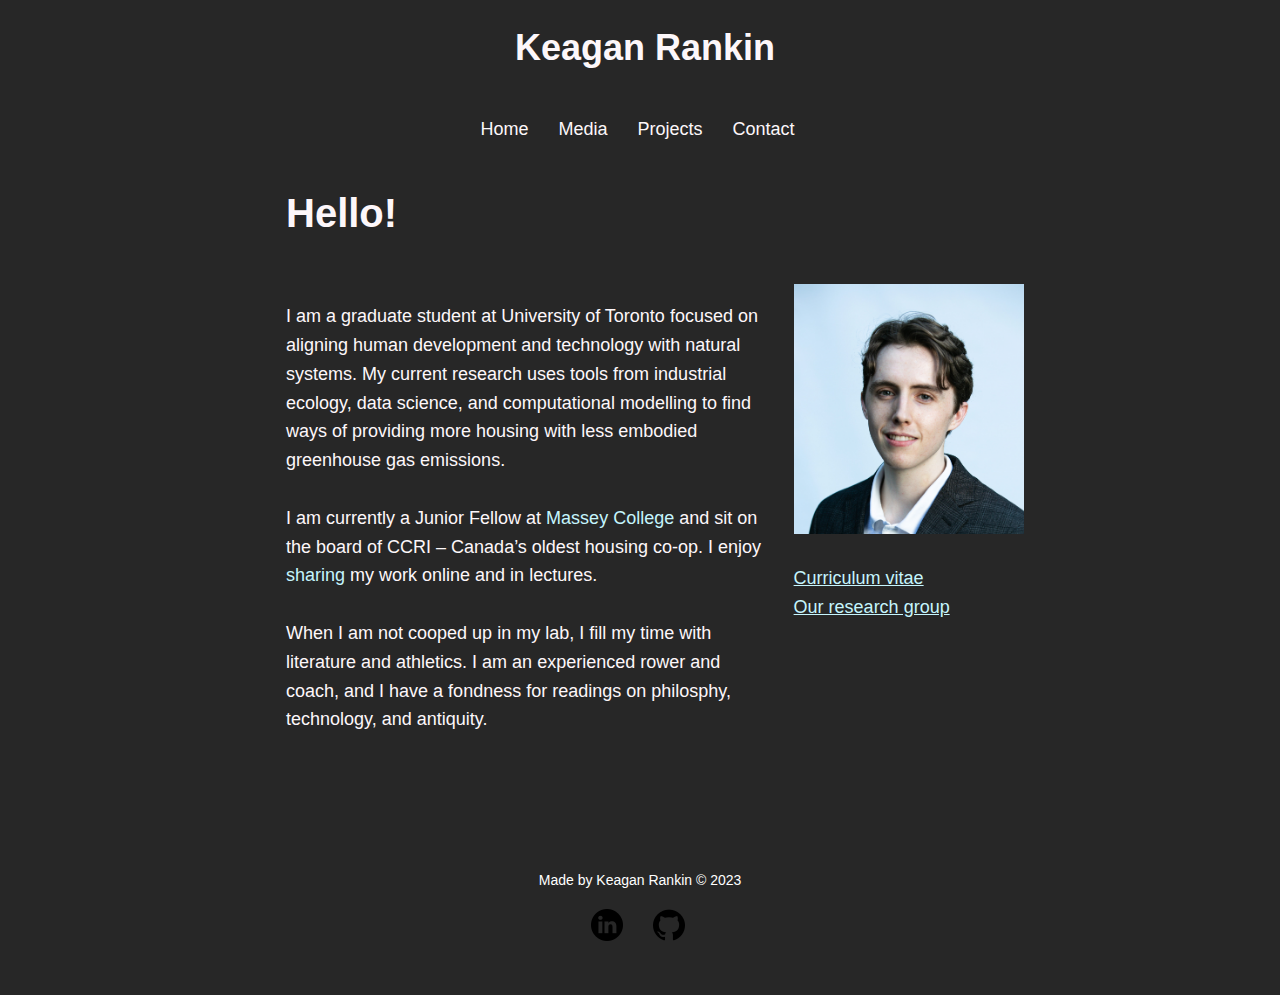
<file: index.html>
<!DOCTYPE html>
<html lang="en">
<head>
    <meta charset="UTF-8">
    <meta http-equiv="X-UA-Compatible">
    <meta name="viewport" content="width=device-width, initial-scale=1.0">

    <title>Keagan Rankin - Home</title>
    <link rel="stylesheet" type="text/css" href="css/style.css">
</head>


<body>
    <!-- The main header for the website-->
    <header id="main-head">
        <div class="container"></div>
            <h1>Keagan Rankin</h1>
    </header>

    <!-- The navigation bar-->
    <nav id="navibar">
        <div class="container"></div>
            <ul>
                <li><a href="index.html">Home</a></li>
                <li><a href="media/index.html">Media</a></li>
                <li><a href="projects/index.html">Projects</a></li>
                <li><a href="contact/index.html">Contact</a></li>
            </ul>
    </nav>

    <!-- Welcome message welcomes people to the site perhaps (maybe just bio here isntead of about)-->
    <div class="container2">
        <section id="welcome">
            <h1>Hello!</h1>
        </section>
        <section id="biography">
            <p>
                I am a graduate student at University of Toronto 
                focused on aligning human development and technology with natural systems. My current 
                research uses tools from industrial ecology, data science, and computational modelling
                to find ways of providing more housing with less embodied greenhouse gas emissions. <br> <br>
                I am currently a Junior Fellow at <a href="https://www.masseycollege.ca/" target="_blank"> Massey College </a>
                and sit on the board of CCRI – Canada’s oldest housing co-op.
                I enjoy <a href="projects/index.html">sharing</a> my work online and in lectures.<br> <br>
                When I am not cooped up in my lab, I fill my time with literature and athletics.
                I am an experienced rower and coach, and I have a fondness for readings on 
                philosphy, technology, and antiquity.
            </p>
        </section>
        <aside id="sidebar">
            <p>
            </p>
        </aside>

        <a href="files/Keagan_Rankin_CV_PhD_RF_2023_02_08.pdf" target="_blank"><u>Curriculum vitae</u> <br></a>
        <a href="https://sustainablesystems.civmin.utoronto.ca/" target="_blank"><u>Our research group</u></a>
    </div>

    <!-- Homepage showcase (eventually want autoscrolling images/links)-->
    <!--<div class="container2">
        <section id="showcase">
            <div id="bot-align">
                <h1 id="showcase-text">
                    This is my showcase, eventually images will go here.
                </h1>
            </div>
        </section>
    </div> -->


    <!-- Footer with copyright and such.-->
    <footer id="main-footer">
        <p>Made by Keagan Rankin &copy; 2023 </p>
        <ul id="footer-content">
            <li><a href="https://www.linkedin.com/in/keagan-rankin-8b3601211/">
                <img src="images/icons/linkedin.png" > <!-- <a href="https://www.flaticon.com/free-icons/linkedin" title="linkedin icons">Linkedin icons created by Freepik - Flaticon</a> -->
            </a></li>
            <li><a href="https://github.com/KeaganHRankin">
                <img src="images/icons/github.png">
            </a></li>
            <!-- <a href="https://www.flaticon.com/free-icons/github" title="github icons">Github icons created by Pixel perfect - Flaticon</a> -->
            <!--<li><a href="https://medium.com/@keagan.rankin">Medium</a></li>-->
        </ul>
    </footer>



</body>
</html>
</file>
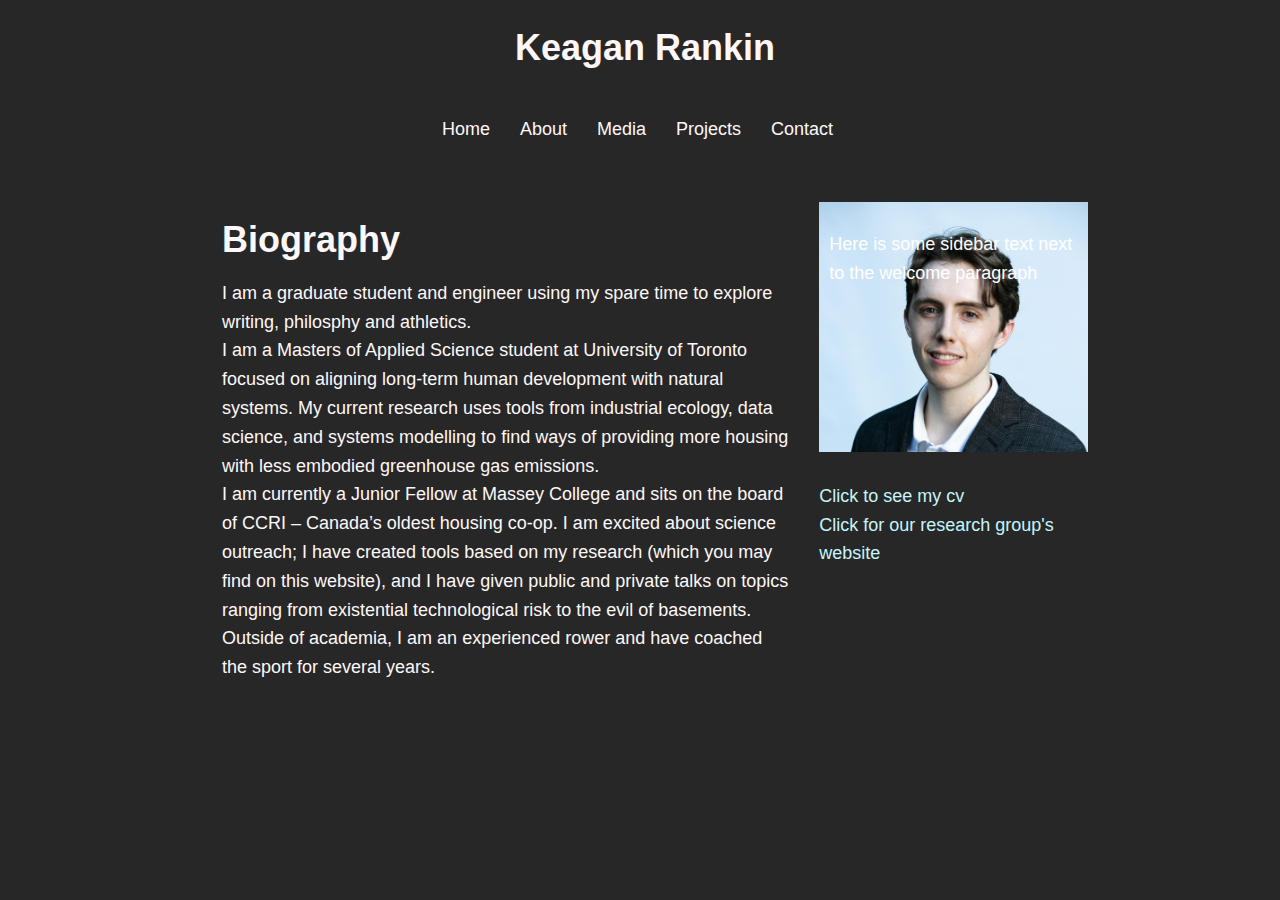
<file: about/index.html>
<!DOCTYPE html>
<html lang="en">
<head>
    <meta charset="UTF-8">
    <meta http-equiv="X-UA-Compatible">
    <meta name="viewport" content="width=device-width, initial-scale=1.0">

    <title>Document</title>
    <link rel="stylesheet" type="text/css" href="../css/style.css">

</head>


<body>

    <!-- The main header for the website-->
    <header id="main-head">
        <div class="container"></div>
            <h1>Keagan Rankin</h1>
    </header>

    <!-- The navigation bar-->
    <nav id="navibar">
        <div class="container"></div>
            <ul>
                <li><a href="../index.html">Home</a></li>
                <li><a href="../about/index.html">About</a></li>
                <li><a href="../media/index.html">Media</a></li>
                <li><a href="../projects/index.html">Projects</a></li>
                <li><a href="../contact/index.html">Contact</a></li>
            </ul>
    </nav>

    <!-- Bio in my about section -->
    <div class="container">
        <section id="biography">
            <h1>Biography</h1>
            <p>
                I am a graduate student and engineer using my spare time to explore writing, philosphy and athletics. <br>
                I am a Masters of Applied Science student at University of Toronto 
                focused on aligning long-term human development with natural systems. My current 
                research uses tools from industrial ecology, data science, and systems modelling
                to find ways of providing more housing with less embodied greenhouse gas emissions. <br>
                I am currently a Junior Fellow at 
                Massey College and sits on the board of CCRI – Canada’s oldest housing co-op.
                I am excited about science outreach; I have created tools based on my research (which you may find on this website),
                and I have given public and private talks on topics ranging from existential technological risk
                to the evil of basements.
                Outside of academia, I am an experienced rower and have coached the sport for several years.
            </p>
        </section>
        <aside id="sidebar">
            <p>
                Here is some sidebar text next to the welcome paragraph
            </p>
        </aside>

        <a href="">Click to see my cv <br></a>
        <a href="https://sustainablesystems.civmin.utoronto.ca/">Click for our research group's website</a>

    </div>






    
</body>
</html>
</file>
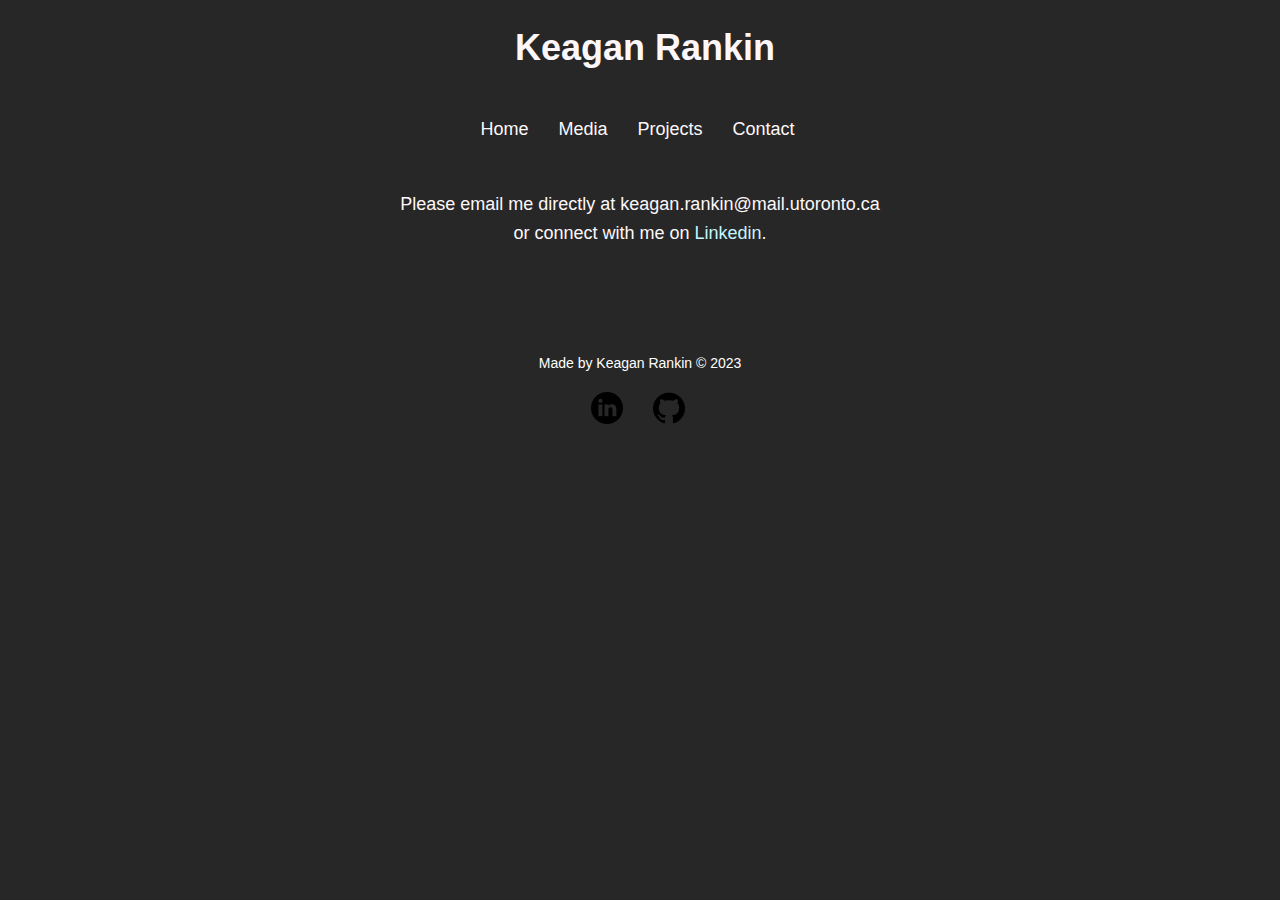
<file: contact/index.html>
<!DOCTYPE html>
<html lang="en">
<head>
    <meta charset="UTF-8">
    <meta http-equiv="X-UA-Compatible">
    <meta name="viewport" content="width=device-width, initial-scale=1.0">

    <title>Document</title>
    <link rel="stylesheet" type="text/css" href="../css/style.css">

</head>


<body>

    <!-- The main header for the website-->
    <header id="main-head">
        <div class="container"></div>
            <h1>Keagan Rankin</h1>
    </header>

    <!-- The navigation bar-->
    <nav id="navibar">
        <div class="container"></div>
            <ul>
                <li><a href="../index.html">Home</a></li>
                <li><a href="../media/index.html">Media</a></li>
                <li><a href="../projects/index.html">Projects</a></li>
                <li><a href="../contact/index.html">Contact</a></li>
            </ul>
    </nav>

    <!-- Contact briefing paragraph-->
    <div class="container3">
        <p> 
            Please email me directly at keagan.rankin@mail.utoronto.ca <br>
            or connect with me on <a href="https://www.linkedin.com/in/keagan-rankin-8b3601211/" target="_blank">Linkedin</a>.
        </p>
    </div>



    <!-- Footer with copyright and such.-->
    <footer id="main-footer">
        <p>Made by Keagan Rankin &copy; 2023 </p>
        <ul id="footer-content">
            <li><a href="https://www.linkedin.com/in/keagan-rankin-8b3601211/">
                <img src="../images/icons/linkedin.png" > <!-- <a href="https://www.flaticon.com/free-icons/linkedin" title="linkedin icons">Linkedin icons created by Freepik - Flaticon</a> -->
            </a></li>
            <li><a href="https://github.com/KeaganHRankin">
                <img src="../images/icons/github.png">
            </a></li>
            <!-- <a href="https://www.flaticon.com/free-icons/github" title="github icons">Github icons created by Pixel perfect - Flaticon</a> -->
            <!--<li><a href="https://medium.com/@keagan.rankin">Medium</a></li>-->
        </ul>
    </footer>

</body>
</html>
</file>
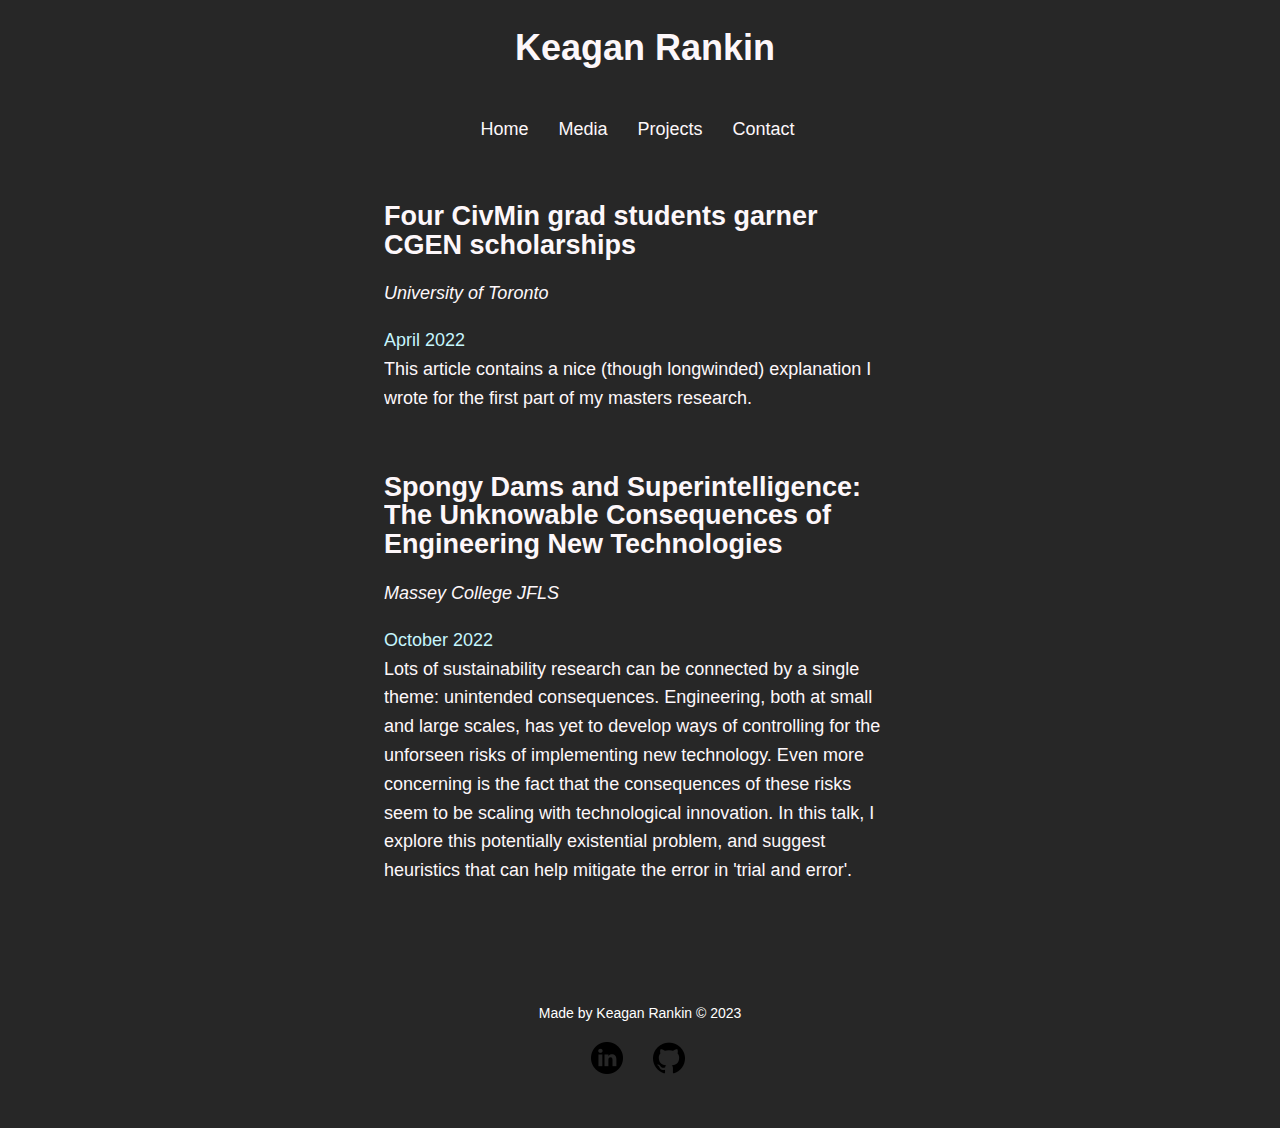
<file: media/index.html>
<!DOCTYPE html>
<html lang="en">
<head>
    <meta charset="UTF-8">
    <meta http-equiv="X-UA-Compatible">
    <meta name="viewport" content="width=device-width, initial-scale=1.0">

    <title>Document</title>
    <link rel="stylesheet" type="text/css" href="../css/style.css">

</head>


<body>

    <!-- The main header for the website-->
    <header id="main-head">
        <div class="container"></div>
            <h1>Keagan Rankin</h1>
    </header>

    <!-- The navigation bar-->
    <nav id="navibar">
        <div class="container"></div>
            <ul>
                <li><a href="../index.html">Home</a></li>
                <li><a href="../media/index.html">Media</a></li>
                <li><a href="../projects/index.html">Projects</a></li>
                <li><a href="../contact/index.html">Contact</a></li>
            </ul>
    </nav>

    <!-- Create blog style blocks with links.-->
    <!-- CGEN Scholarship.-->
    <div class="container3">
        <div class="media-box">
            <h2>Four CivMin grad students garner CGEN scholarships</h2>
            <p class="media-publisher"><i>University of Toronto</i></p>
            <p>
               <a href="https://civmin.utoronto.ca/four-civmin-students-cgen-scholarships/" target="_blank">
                April 2022 <br>
               </a>
               This article contains a nice (though longwinded) explanation I wrote for the first part of
               my masters research.
            </p>
        </div>
    </div>

    <!-- JFLS Presentation.-->
    <div class="container3">
        <div class="media-box">
            <h2>Spongy Dams and Superintelligence: 
                The Unknowable Consequences of Engineering New Technologies</h2>
            <p class="media-publisher"><i>Massey College JFLS</i></p>
            <p>
               <a href="files/Spongy_Dams_and_Superintelligence.pptx" target="_blank">
                October 2022 <br>
               </a>
               Lots of sustainability research can be connected by a single theme: unintended consequences.
               Engineering, both at small and large scales, has yet to develop ways of controlling for
               the unforseen risks of implementing new technology. Even more concerning is the fact that the
               consequences of these risks seem to be scaling with technological innovation. In this talk,
               I explore this potentially existential problem, and suggest heuristics that can help mitigate the 
               error in 'trial and error'.
            </p>
        </div>
    </div>



    <!-- Footer with copyright and such.-->
    <footer id="main-footer">
        <p>Made by Keagan Rankin &copy; 2023 </p>
        <ul id="footer-content">
            <li><a href="https://www.linkedin.com/in/keagan-rankin-8b3601211/">
                <img src="../images/icons/linkedin.png" > <!-- <a href="https://www.flaticon.com/free-icons/linkedin" title="linkedin icons">Linkedin icons created by Freepik - Flaticon</a> -->
            </a></li>
            <li><a href="https://github.com/KeaganHRankin">
                <img src="../images/icons/github.png">
            </a></li>
            <!-- <a href="https://www.flaticon.com/free-icons/github" title="github icons">Github icons created by Pixel perfect - Flaticon</a> -->
            <!--<li><a href="https://medium.com/@keagan.rankin">Medium</a></li>-->
        </ul>
    </footer>

</body>
</html>
</file>
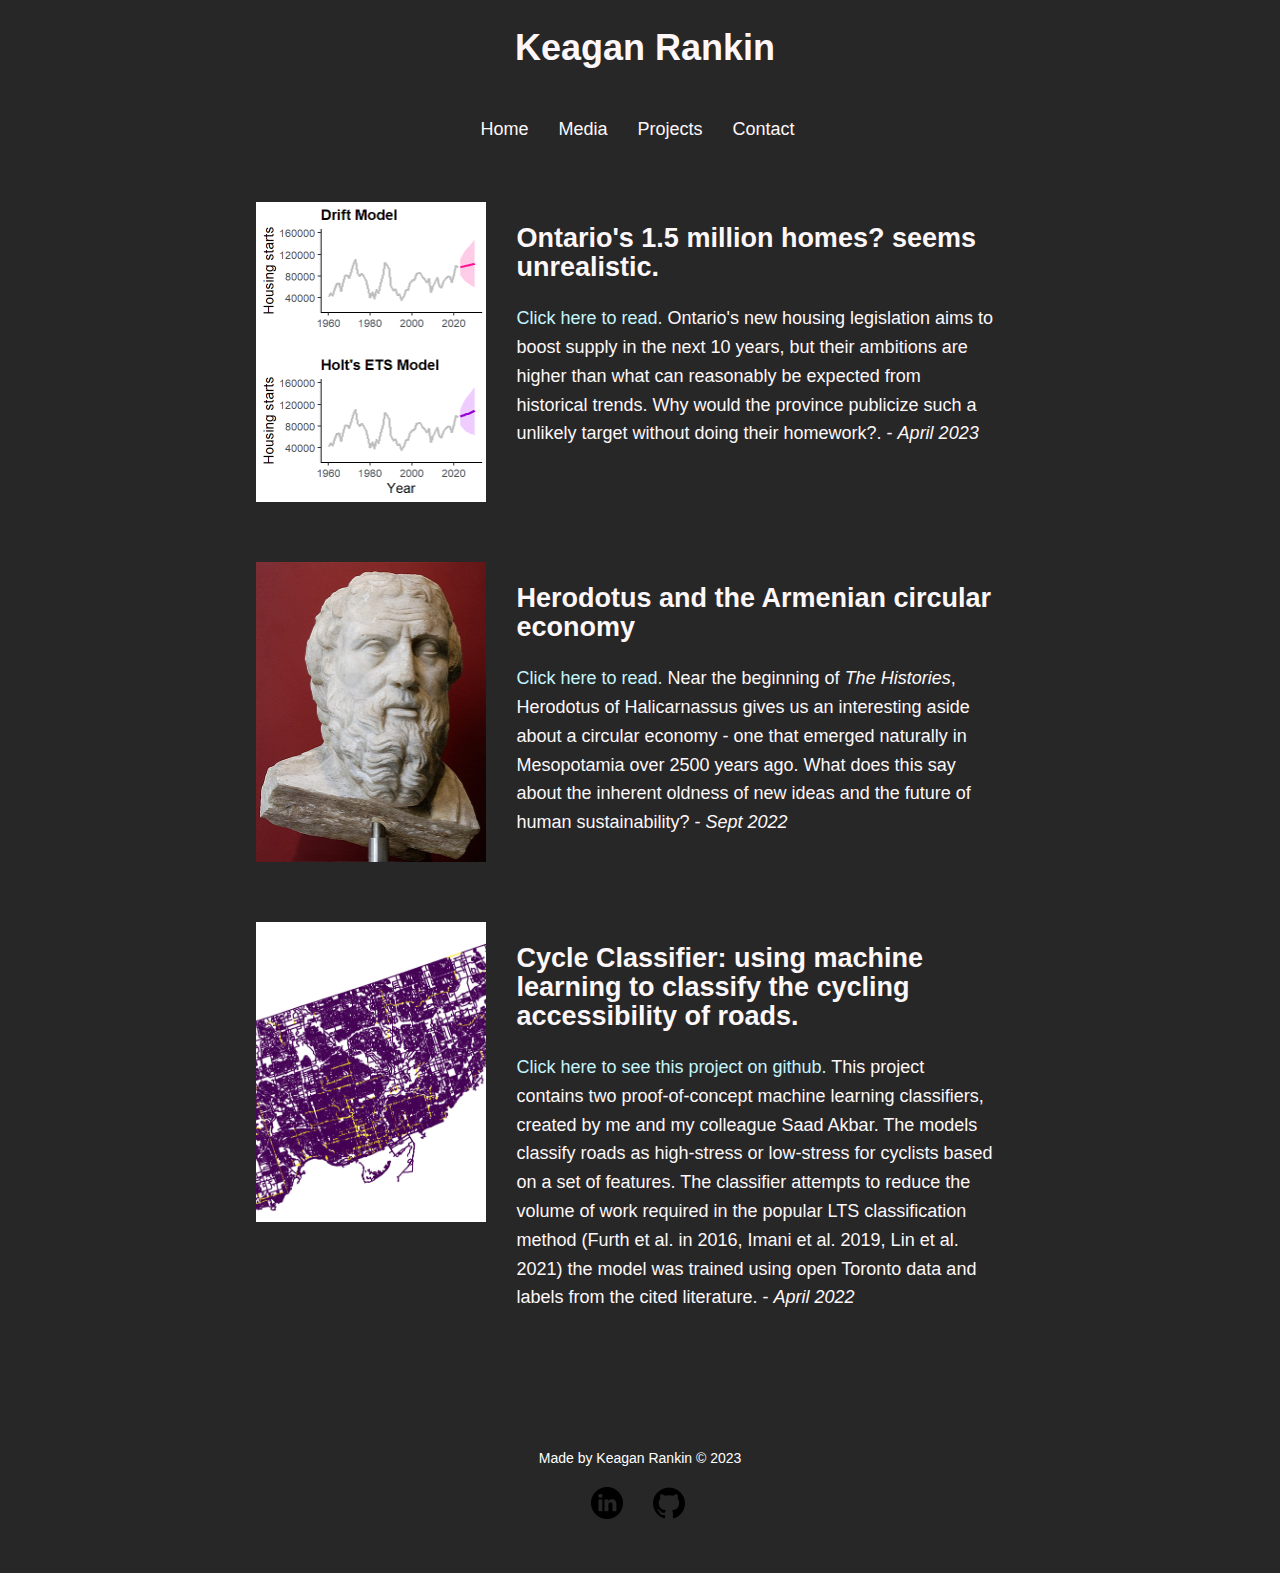
<file: projects/index.html>
<!DOCTYPE html>
<html lang="en">
<head>
    <meta charset="UTF-8">
    <meta http-equiv="X-UA-Compatible">
    <meta name="viewport" content="width=device-width, initial-scale=1.0">

    <title>Document</title>
    <link rel="stylesheet" type="text/css" href="../css/style.css">

</head>


<body>

    <!-- The main header for the website-->
    <header id="main-head">
        <div class="container"></div>
            <h1>Keagan Rankin</h1>
    </header>

    <!-- The navigation bar-->
    <nav id="navibar">
        <div class="container"></div>
            <ul>
                <li><a href="../index.html">Home</a></li>
                <li><a href="../media/index.html">Media</a></li>
                <li><a href="../projects/">Projects</a></li>
                <li><a href="../contact/index.html">Contact</a></li>
            </ul>
    </nav>


    <!-- Create blog style blocks with links.-->
    <div class="container4">
        <div class="project-box">
            <h2>Ontario's 1.5 million homes? seems unrealistic.</h2>
            <p>
               <a href="#" target="_blank">
                Click here to read.
               </a>
               Ontario's new housing legislation aims to boost supply in the next 10 years, 
               but their ambitions are higher than what can reasonably be expected from historical trends. 
               Why would the province publicize such a unlikely target without doing their homework?.
               - <i>April 2023</i>
            </p>
        </div>
        <aside id="house-projection-image"> 
            <!--<img id="cycle-class" src="../images/Headshot-3.jpg">-->
        </aside>
    </div>


    <div class="container4">
        <div class="project-box">
            <h2>Herodotus and the Armenian circular economy</h2>
            <p>
               <a href="#" target="_blank">
                Click here to read.
               </a>
               Near the beginning of <i>The Histories</i>, Herodotus of Halicarnassus gives us an interesting
               aside about a circular economy - one that emerged naturally in Mesopotamia over 2500 years ago. 
               What does this say about the inherent oldness of new ideas and the future of human sustainability?
               - <i>Sept 2022</i>
            </p>
        </div>
        <aside id="herodotus-image"> 
            <!--<img id="cycle-class" src="../images/Headshot-3.jpg">-->
        </aside>
    </div>

    <div class="container4">
        <div class="project-box">
            <h2>Cycle Classifier: using machine learning to classify the cycling accessibility of roads.</h2>
            <p>
               <a href="https://github.com/KeaganHRankin/Cycle-Classifier" target="_blank">
                Click here to see this project on github.
               </a>
               This project contains two proof-of-concept machine learning classifiers, 
               created by me and my colleague Saad Akbar. The models classify roads as high-stress or low-stress 
               for cyclists based on a set of features. The classifier attempts to reduce the volume of work required 
               in the popular LTS classification method (Furth et al. in 2016, Imani et al. 2019, Lin et al. 2021) 
               the model was trained using open Toronto data and labels from the cited literature. - <i>April 2022</i>
            </p>
        </div>
        <aside id="cycle-image"> 
            <!--<img id="cycle-class" src="../images/Headshot-3.jpg">-->
        </aside>
    </div>


    <!-- Footer with copyright and such.-->
    <footer id="main-footer">
        <p>Made by Keagan Rankin &copy; 2023 </p>
        <ul id="footer-content">
            <li><a href="https://www.linkedin.com/in/keagan-rankin-8b3601211/">
                <img src="../images/icons/linkedin.png" > <!-- <a href="https://www.flaticon.com/free-icons/linkedin" title="linkedin icons">Linkedin icons created by Freepik - Flaticon</a> -->
            </a></li>
            <li><a href="https://github.com/KeaganHRankin">
                <img src="../images/icons/github.png">
            </a></li>
            <!-- <a href="https://www.flaticon.com/free-icons/github" title="github icons">Github icons created by Pixel perfect - Flaticon</a> -->
            <!--<li><a href="https://medium.com/@keagan.rankin">Medium</a></li>-->
        </ul>
    </footer>

</body>
</html>
</file>
<file: css/style.css>
/* Styles for basic css website. */


/* General Link styles*/
a{
    text-decoration: none;
    color:#c5f5fd;
}
a:hover{color:#795f6c;} /*Different states can be affected, such as the color when we hover over links or the active state.*/
/*a:active{color:green;}*/

/* Main body */
body{
    background-color:#272727;
    color:#FDF7FA;
    font-family: Arial, Helvetica, sans-serif;
    font-size: 18px;
    line-height: 1.6em;
    margin: 0;
}

/* container(s) for most text/image scrolls */
.container{
    width:70%;
    margin:auto;
    overflow:hidden; /*item just dissapear if they are not in container*/
}

.container2{
    width:60%;
    margin:auto;
    overflow:hidden;
    border: 3px black;
}

.container3{
    width:40%;
    margin:auto;
    overflow:hidden;
    border: 3px black;
    text-align: center;
}

.container4{
    width:60%;
    margin:auto;
    overflow:hidden;
    border: 3px black;
    text-align: left;
}


/* The main header */
#main-head{
    background-color:#272727;
    color: #FDF7FA;
    padding:10px 15px 10px 25px;
    text-align: center;
}


/* Navigation bar style*/
#navibar{
    background-color: #272727;
    width: 20%;
    margin:auto;
}

#navibar ul{
    padding: 0px 0px 10px 25px;
    list-style: none;
    display: flex;
    justify-content: center;
}

#navibar li{
    display:inline;
    align-items: center;
}

#navibar a{
    color:#FDF7FA;
    text-decoration: none;
    font-size: 18px;
    padding-right: 30px;
}

#navibar a:hover{
    text-decoration: underline;
    text-underline-offset: 5px;
}


/* welcome message */
#welcome h1{
    font-size: 40px;
    margin-left: 30px;
}

#welcome p{
    font-size: 30px;
    line-height: 1.4em;
}

/* Showcase*/
#showcase{
    background-image: url('../images/sag_a.jpg');
    background-repeat:no-repeat;
    background-position: top center;
    height:300px;
}

#bot-align{
    height:100%;
    position:relative;
}

#showcase-text{
    font-size: 14px;
    padding: 0px 10px;
    position: absolute;
    bottom: 0;
    width: 100%;
    text-align: left;
}

/* Main bio/sidebar area (probably with profile picture)*/

#biography{
    float:left;
    width:70%;
    padding: 0 30px;
    box-sizing: border-box;
    margin-top: 30px;
    margin-bottom: 30px;
}

/* profile picture likely here */
#sidebar{
    float:right;
    width:30%;
    background: #201E1F;
    padding: 10px;
    box-sizing: border-box;
    margin-top: 30px;
    margin-bottom: 30px;
    color: white;
    background-image: url('../images/Headshot-3.jpg');
    background-size: cover;
    background-repeat:no-repeat;
    background-position: center;
    height:250px;
}


/*------------PROJECT PAGE----------------*/
.project-box{
    float:right;
    width:70%;
    padding: 0 30px;
    box-sizing: border-box;
    margin-top: 30px;
    margin-bottom: 30px;
}

#cycle-image{
    float:right;
    width:30%;
    background: #201E1F;
    padding: 10px;
    box-sizing: border-box;
    margin-top: 30px;
    margin-bottom: 30px;
    color: white;
    height:300px;
    background-image: url('../images/all\ bike\ lanes.png');
    background-size: cover;
    background-repeat:no-repeat;
    background-position: center;
}

#house-projection-image{
    float:right;
    width:30%;
    background: #201E1F;
    padding: 10px;
    box-sizing: border-box;
    margin-top: 30px;
    margin-bottom: 30px;
    color: white;
    height:300px;
    background-image: url('../images/starts_forecast.png');
    background-size: cover;
    background-repeat:no-repeat;
    background-position: left;
}

#herodotus-image{
    float:right;
    width:30%;
    background: #201E1F;
    padding: 10px;
    box-sizing: border-box;
    margin-top: 30px;
    margin-bottom: 30px;
    color: white;
    height:300px;
    background-image: url('../images/Herodotus.jpg');
    background-size: cover;
    background-repeat:no-repeat;
    background-position: left;
}

/*------------MEDIA PAGE----------------*/
.media-box{
    text-align: left;
    box-sizing: border-box;
    margin-top: 30px;
    margin-bottom: 30px;
}

.media-box h2{
    text-align: left;
    box-sizing: border-box;
    margin-top: 20px;
    margin-bottom: 20px;
}

.media-publisher{
    text-align: left;
    box-sizing: border-box;
    margin-top: 10px;
    margin-bottom: 10px;
}



/* footer style */
#main-footer{
    font-size: 14px;
    background: #272727;
    color: white;
    text-align: center;
    padding: 20px;
    margin-top: 50px;
}

#footer-content{
    padding: 0px 0px 10px 25px;
    list-style: none;
    display: flex;
    justify-content: center;

}

#footer-content li{
    display:inline;
    align-items: center;
}

#footer-content a{
    color:#808080;
    text-decoration: none;
    font-size: 14px;
    padding-right: 30px;
}



/*  QUERIES ----------------------------------------------------
This 'media query' makes it so the sidebar and main bio stack
at a certain window thickness */
@media(max-width:800px){
    #welcome{
        width:100%;
        float:none;
    }

    #biography{
        width:100%;
        float:none;
    }

    #sidebar{
        width:100%;
        float:none;
    }

    #cycle-image{
        width:100%;
        float:inline-start;
    }

    #house-projection-image{
        width:100%;
        float:inline-start;
    }

    #herodotus-image{
        width:100%;
        float:inline-start;
    }

}
</file>
